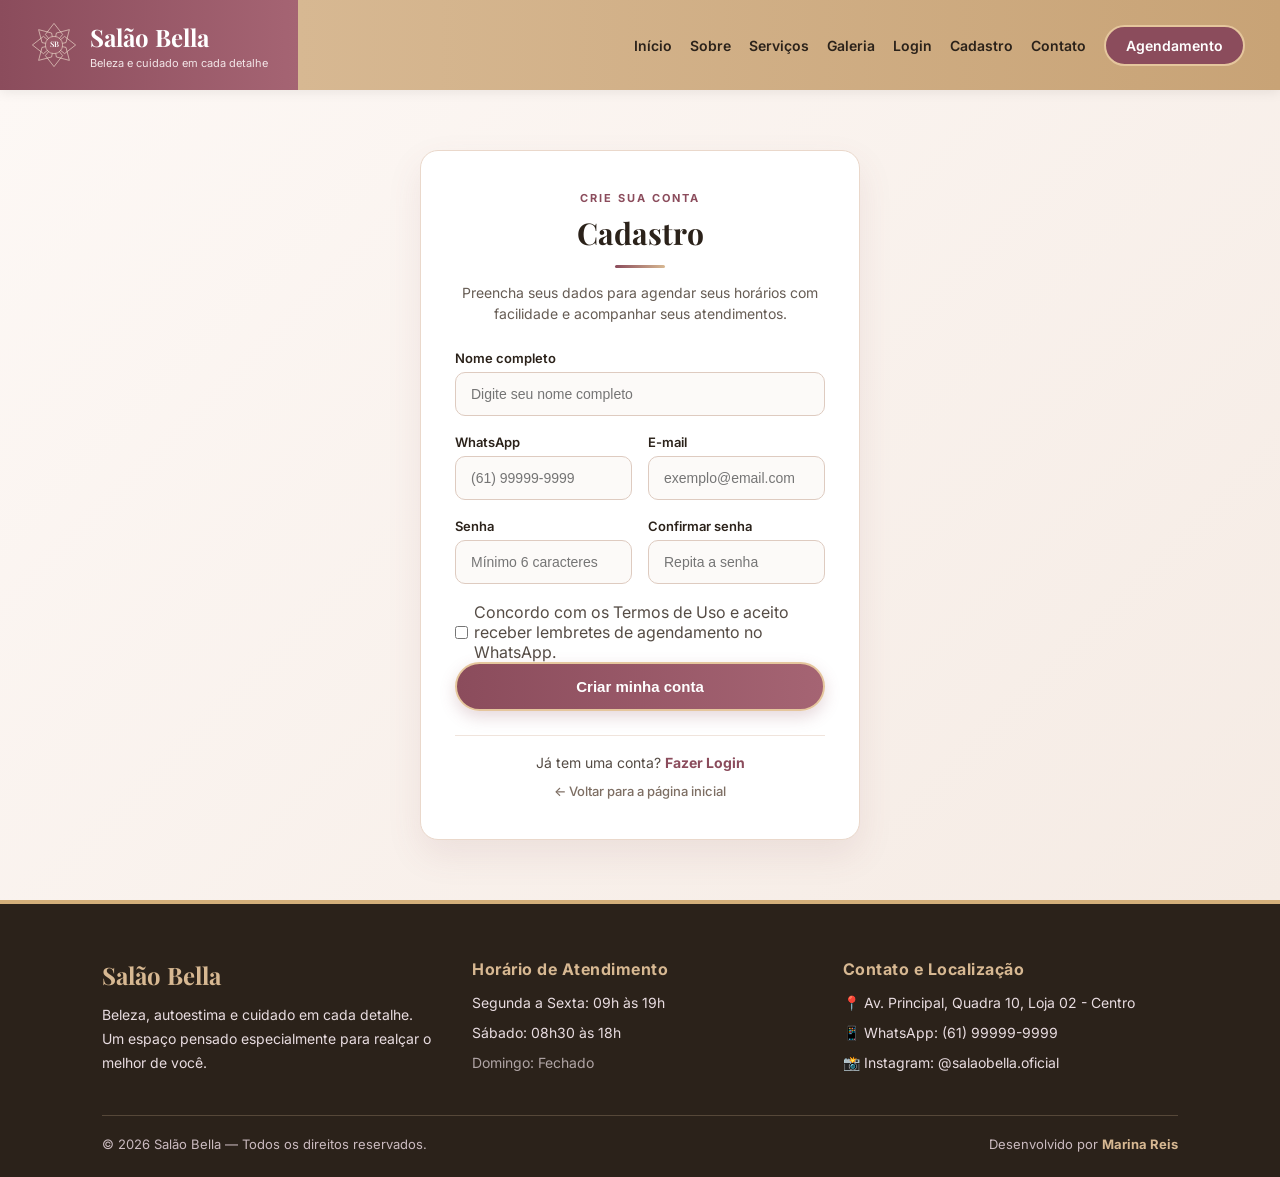
<file: new.html>
<!DOCTYPE html>
<html lang="pt-BR">
<head>
  <meta charset="UTF-8">
  <meta name="viewport" content="width=device-width, initial-scale=1.0">
  <title>Cadastro | Salão Bella</title>
  <link rel="shortcut icon" href="img_favicon/secador.png" type="image/x-icon">
  <link rel="preconnect" href="https://fonts.googleapis.com">
  <link rel="preconnect" href="https://fonts.gstatic.com" crossorigin>
  <link href="https://fonts.googleapis.com/css2?family=Inter:wght@400;500;600&family=Playfair+Display:wght@600;700&display=swap" rel="stylesheet">
  
  <link rel="stylesheet" href="style.css">
  <style>
    
  /* Fundo suave que destaca o cartão de login */
  .secao-login {
    min-height: calc(100vh - 90px);
    display: flex;
    align-items: center;
    justify-content: center;
    padding: 50px 20px;
    background: linear-gradient(135deg, #fdf8f5 0%, #f5ebe4 100%);
  }

  /* Cartão central elegante */
  .card-login {
    width: 100%;
    max-width: 440px;
    background-color: #ffffff;
    padding: 40px 34px;
    border-radius: 18px;
    border: 1px solid #ead8cb;
    box-shadow: 0 15px 35px rgba(139, 76, 92, 0.10);
    text-align: center;
  }

  .card-login .subtitulo-secao {
    font-size: 11px;
    font-weight: 700;
    letter-spacing: 2px;
    color: #8b4c5c;
    margin-bottom: 8px;
  }

  .card-login h2 {
    font-family: 'Playfair Display', Georgia, serif;
    font-size: 30px;
    color: #2b221a;
    margin-bottom: 12px;
  }

  .card-login .divisor {
    width: 50px;
    height: 3px;
    background: linear-gradient(to right, #8b4c5c, #d7b892);
    margin: 0 auto 14px;
    border-radius: 2px;
  }

  .card-login .texto-centro {
    font-size: 14px;
    color: #665c54;
    line-height: 1.5;
    margin-bottom: 26px;
  }

  /* Estrutura dos campos */
  .form-login {
    text-align: left;
  }

  .campo-grupo {
    margin-bottom: 18px;
  }

  .campo-grupo label {
    display: block;
    font-size: 13px;
    font-weight: 600;
    color: #2b221a;
    margin-bottom: 6px;
  }

  .campo-grupo input {
    width: 100%;
    padding: 13px 15px;
    font-size: 14px;
    color: #2b221a;
    background-color: #fcfaf8;
    border: 1.5px solid #decbc0;
    border-radius: 10px;
    outline: none;
    transition: all 0.25s ease;
  }

  .campo-grupo input:focus {
    background-color: #ffffff;
    border-color: #8b4c5c;
    box-shadow: 0 0 0 3px rgba(139, 76, 92, 0.12);
  }

  /* Caixa da senha com botão interno */
  .caixa-senha {
    position: relative;
    display: flex;
    align-items: center;
  }

  .caixa-senha input {
    padding-right: 75px;
  }

  .btn-ver-senha {
    position: absolute;
    right: 12px;
    background: none;
    border: none;
    color: #8b4c5c;
    font-size: 12px;
    font-weight: 700;
    cursor: pointer;
    padding: 4px 6px;
  }

  .btn-ver-senha:hover {
    text-decoration: underline;
  }

  /* Linha de Lembrar acesso e Esqueci a senha */
  .opcoes-login {
    display: flex;
    justify-content: space-between;
    align-items: center;
    flex-wrap: wrap;
    gap: 10px;
    margin-bottom: 24px;
    font-size: 13px;
  }

  .lembrar-check {
    display: flex;
    align-items: center;
    gap: 6px;
    color: #554c45;
    cursor: pointer;
  }

  .lembrar-check input {
    accent-color: #8b4c5c;
    width: 15px;
    height: 15px;
    cursor: pointer;
  }

  .link-esqueci {
    color: #8b4c5c;
    text-decoration: none;
    font-weight: 600;
  }

  .link-esqueci:hover {
    text-decoration: underline;
  }

  /* Botão de Envio */
  .botao-entrar {
    width: 100%;
    padding: 14px;
    background: linear-gradient(to right, #8b4c5c, #a56473);
    color: #ffffff;
    border: 2px solid #e5c69d;
    border-radius: 30px;
    font-size: 15px;
    font-weight: 600;
    cursor: pointer;
    box-shadow: 0 6px 16px rgba(139, 76, 92, 0.22);
    transition: transform 0.25s ease, box-shadow 0.25s ease;
  }

  .botao-entrar:hover {
    transform: translateY(-2px);
    box-shadow: 0 8px 20px rgba(139, 76, 92, 0.32);
  }

  /* Rodapé do cartão */
  .rodape-form {
    margin-top: 24px;
    padding-top: 18px;
    border-top: 1px solid #f0e4dc;
    text-align: center;
    font-size: 14px;
    color: #554c45;
  }

  .rodape-form a {
    color: #8b4c5c;
    font-weight: 700;
    text-decoration: none;
  }

  .rodape-form a:hover {
    text-decoration: underline;
  }

  .voltar-inicio {
    display: inline-block;
    margin-top: 12px;
    font-size: 13px;
    color: #7d6e63 !important;
    font-weight: 500 !important;
  }

  @media (max-width: 480px) {
    .card-login {
      padding: 30px 22px;
    }
  }
</style>
</head>
<body>

  <!-- CABEÇALHO IGUAL AO DO INÍCIO -->
  <header class="topo">
    <div class="caixa-logo">
      <svg class="icone-logo" viewBox="0 0 100 100" fill="none" xmlns="http://w3.org">
        <g stroke="#f5e6d3" stroke-width="1.3">
          <polygon points="50,5 68,28 50,50 32,28" />
          <polygon points="50,95 68,72 50,50 32,72" />
          <polygon points="5,50 28,32 50,50 28,68" />
          <polygon points="95,50 72,32 50,50 72,68" />
          <polygon points="18,18 45,25 50,50 25,45" />
          <polygon points="82,18 75,45 50,50 55,25" />
          <polygon points="18,82 25,55 50,50 45,75" />
          <polygon points="82,82 55,75 50,50 75,55" />
        </g>
        <circle cx="50" cy="50" r="18" fill="#985766" stroke="#f5e6d3" stroke-width="1.2"/>
        <text x="50" y="55" text-anchor="middle" fill="#ffffff" font-family="Playfair Display, serif" font-size="16" font-weight="600">SB</text>
      </svg>

      <div class="nome-salao">
        <h1>Salão Bella</h1>
        <p>Beleza e cuidado em cada detalhe</p>
      </div>
    </div>

    <nav class="menu">
      <a href="index.html">Início</a>
      <a href="index.html#sobre">Sobre</a>
      <a href="produto.html">Serviços</a>
      <a href="index.html#galeria">Galeria</a>
      <a href="login.html">Login</a>
      <a href="#">Cadastro</a>
      <a href="#contato">Contato</a>
      <a href="index.html#agendamento" class="botao-menu">Agendamento</a>
    </nav>
  </header>

  <!-- FORMULÁRIO DE CADASTRO -->
<main>
  <section class="secao-login">
    <div class="card-login card-cadastro">
      <p class="subtitulo-secao">CRIE SUA CONTA</p>
      <h2>Cadastro</h2>
      <div class="divisor"></div>
      <p class="texto-centro">Preencha seus dados para agendar seus horários com facilidade e acompanhar seus atendimentos.</p>

      <form class="form-login" action="login.html" method="get">
        <!-- Nome Completo -->
        <div class="campo-grupo">
          <label for="nome">Nome completo</label>
          <input type="text" id="nome" name="nome" placeholder="Digite seu nome completo" autocomplete="name" required>
        </div>

        <!-- WhatsApp e E-mail -->
        <div class="linha-dupla">
          <div class="campo-grupo">
            <label for="whatsapp">WhatsApp</label>
            <input type="tel" id="whatsapp" name="whatsapp" placeholder="(61) 99999-9999" autocomplete="tel" required>
          </div>

          <div class="campo-grupo">
            <label for="email">E-mail</label>
            <input type="email" id="email" name="email" placeholder="exemplo@email.com" autocomplete="email" required>
          </div>
        </div>

        <!-- Senha e Confirmar Senha -->
        <div class="linha-dupla">
          <div class="campo-grupo">
            <label for="senha">Senha</label>
            <input type="password" id="senha" name="senha" placeholder="Mínimo 6 caracteres" minlength="6" autocomplete="new-password" required>
          </div>

          <div class="campo-grupo">
            <label for="confirmar-senha">Confirmar senha</label>
            <input type="password" id="confirmar-senha" name="confirmar-senha" placeholder="Repita a senha" minlength="6" autocomplete="new-password" required>
          </div>
        </div>

        <!-- Consentimento de Lembretes e Termos -->
        <div class="opcoes-cadastro">
          <label class="lembrar-check">
            <input type="checkbox" name="termos" required>
            <span>Concordo com os Termos de Uso e aceito receber lembretes de agendamento no WhatsApp.</span>
          </label>
        </div>

        <!-- Botão Principal -->
        <button type="submit" class="botao-entrar">Criar minha conta</button>

        <!-- Rodapé do Card -->
        <div class="rodape-form">
          <p>Já tem uma conta? <a href="login.html">Fazer Login</a></p>
          <a href="index.html" class="voltar-inicio">← Voltar para a página inicial</a>
        </div>
      </form>
    </div>
  </section>
</main>

  <!-- RODAPÉ COMERCIAL -->
  <footer class="rodape" id="contato">
    <div class="rodape-conteudo">
      <div class="rodape-coluna">
        <h3>Salão Bella</h3>
        <p>Beleza, autoestima e cuidado em cada detalhe. Um espaço pensado especialmente para realçar o melhor de você.</p>
      </div>

      <div class="rodape-coluna">
        <h4>Horário de Atendimento</h4>
        <p>Segunda a Sexta: 09h às 19h</p>
        <p>Sábado: 08h30 às 18h</p>
        <p class="fechado">Domingo: Fechado</p>
      </div>

      <div class="rodape-coluna">
        <h4>Contato e Localização</h4>
        <p>📍 Av. Principal, Quadra 10, Loja 02 - Centro</p>
        <p>📱 WhatsApp: (61) 99999-9999</p>
        <p>📸 Instagram: @salaobella.oficial</p>
      </div>
    </div>

    <div class="rodape-base">
      <p>© 2026 Salão Bella — Todos os direitos reservados.</p>
      <p class="desenvolvedor">Desenvolvido por <strong>Marina Reis</strong></p>
    </div>
  </footer>

</body>
</html>
</file>
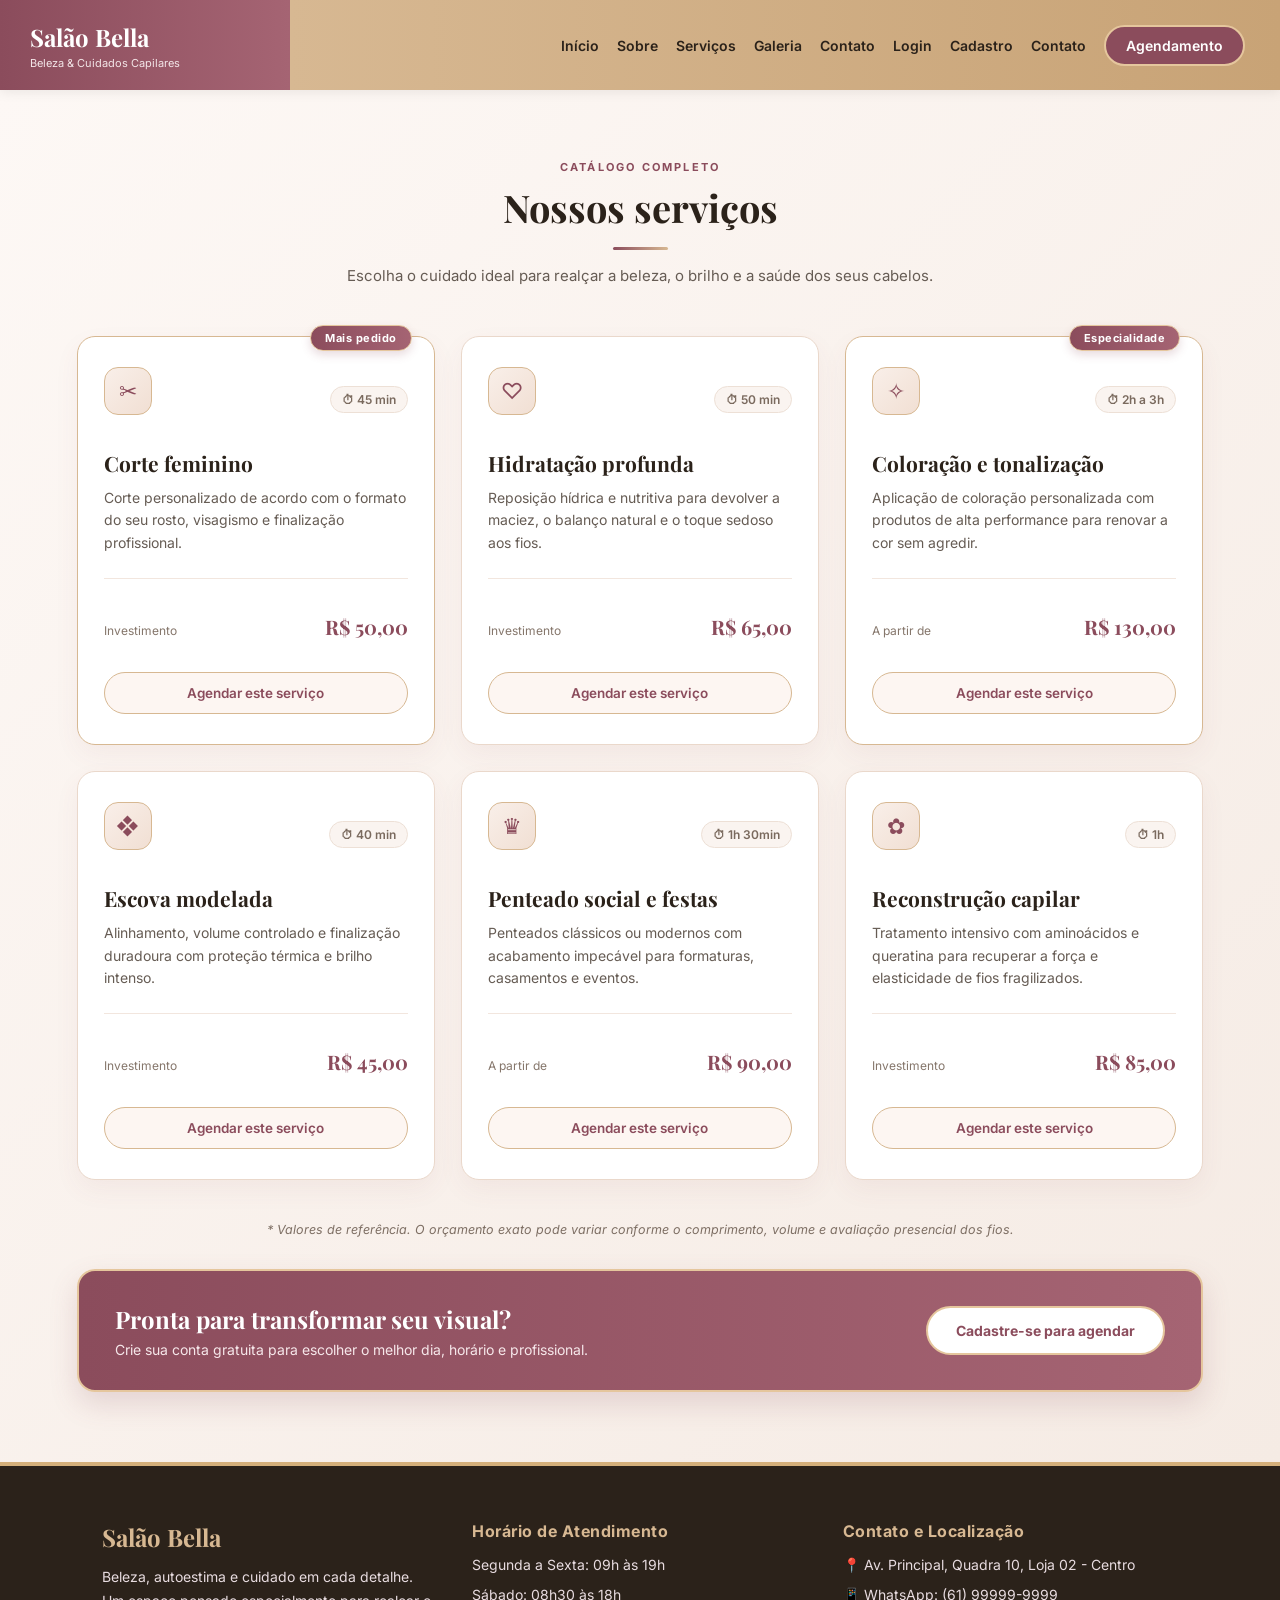
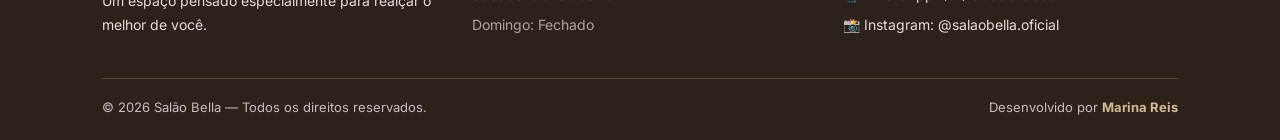
<file: produto.html>
<!DOCTYPE html>
<html lang="pt-BR">
<head>
  <meta charset="UTF-8">
  <meta name="viewport" content="width=device-width, initial-scale=1.0">
  <title>Nossos Serviços | Salão Bella</title>
  <link rel="shortcut icon" href="img_favicon/secador.png" type="image/x-icon">
  <link rel="preconnect" href="https://fonts.googleapis.com">
  <link rel="preconnect" href="https://fonts.gstatic.com" crossorigin>
  <link href="https://fonts.googleapis.com/css2?family=Inter:wght@400;500;600&family=Playfair+Display:wght@600;700&display=swap" rel="stylesheet">
  
  <link rel="stylesheet" href="style.css">

  <style>
  /* Fundo e estrutura geral da seção */
  .secao-servicos {
    padding: 70px 6%;
    background: linear-gradient(135deg, #fdf8f5 0%, #f5ebe4 100%);
  }

  .container-servicos {
    max-width: 1160px;
    margin: 0 auto;
  }

  .cabecalho-secao {
    text-align: center;
    max-width: 620px;
    margin: 0 auto 48px;
  }

  .subtitulo-secao {
    font-size: 11px;
    font-weight: 700;
    letter-spacing: 2.2px;
    color: #8b4c5c;
    margin-bottom: 8px;
  }

  .cabecalho-secao h2 {
    font-family: 'Playfair Display', Georgia, serif;
    font-size: clamp(28px, 4vw, 38px);
    color: #2b221a;
    margin-bottom: 14px;
  }

  .divisor {
    width: 55px;
    height: 3px;
    background: linear-gradient(to right, #8b4c5c, #d7b892);
    margin: 0 auto 14px;
    border-radius: 2px;
  }

  .texto-centro {
    font-size: 15px;
    color: #665c54;
    line-height: 1.6;
  }

  /* Grid de 3 colunas no computador e responsivo no celular */
  .cards-servicos {
    display: grid;
    grid-template-columns: repeat(auto-fit, minmax(310px, 1fr));
    gap: 26px;
  }

  /* Cartão de Serviço */
  .card-servico-pro {
    position: relative;
    background-color: #ffffff;
    border: 1px solid #ead8cb;
    border-radius: 18px;
    padding: 30px 26px;
    display: flex;
    flex-direction: column;
    box-shadow: 0 10px 26px rgba(139, 76, 92, 0.06);
    transition: transform 0.3s ease, box-shadow 0.3s ease, border-color 0.3s ease;
  }

  .card-servico-pro:hover {
    transform: translateY(-6px);
    border-color: #c8a376;
    box-shadow: 0 16px 34px rgba(139, 76, 92, 0.14);
  }

  /* Borda sutil extra nos cards em destaque */
  .card-destaque {
    border: 1.5px solid #d7b892;
  }

  /* Etiqueta "Mais pedido" / "Especialidade" */
  .selo-servico {
    position: absolute;
    top: -12px;
    right: 22px;
    background: linear-gradient(to right, #8b4c5c, #a56473);
    color: #ffffff;
    font-size: 11px;
    font-weight: 700;
    letter-spacing: 0.5px;
    padding: 5px 14px;
    border-radius: 20px;
    border: 1.5px solid #e5c69d;
    box-shadow: 0 4px 10px rgba(139, 76, 92, 0.2);
  }

  /* Linha superior do card: Ícone + Tempo médio */
  .topo-card {
    display: flex;
    justify-content: space-between;
    align-items: center;
    margin-bottom: 18px;
  }

  .icone-servico {
    width: 48px;
    height: 48px;
    border-radius: 14px;
    background: linear-gradient(135deg, #f9efe9, #f1dfd3);
    color: #8b4c5c;
    display: flex;
    align-items: center;
    justify-content: center;
    font-size: 22px;
  }

  .tempo-servico {
    font-size: 12px;
    font-weight: 600;
    color: #7a6a5e;
    background-color: #faf4f0;
    padding: 5px 11px;
    border-radius: 20px;
    border: 1px solid #ede0d6;
  }

  .card-servico-pro h3 {
    font-family: 'Playfair Display', Georgia, serif;
    font-size: 21px;
    color: #2b221a;
    margin-bottom: 10px;
  }

  .card-servico-pro p {
    font-size: 14px;
    color: #665c54;
    line-height: 1.6;
    margin-bottom: 24px;
    flex-grow: 1; /* Empurra o preço e o botão sempre para a base do card */
  }

  /* Rodapé interno do card (Preço + Botão) */
  .rodape-card {
    padding-top: 18px;
    border-top: 1px solid #f2e6de;
    display: flex;
    flex-direction: column;
    gap: 14px;
  }

  .bloco-preco {
    display: flex;
    justify-content: space-between;
    align-items: baseline;
  }

  .bloco-preco small {
    font-size: 12px;
    color: #85766b;
  }

  .preco-servico {
    font-size: 20px;
    font-weight: 700;
    color: #8b4c5c;
  }

  .botao-card {
    display: block;
    width: 100%;
    text-align: center;
    text-decoration: none;
    padding: 12px 18px;
    border-radius: 25px;
    font-size: 13.5px;
    font-weight: 600;
    color: #8b4c5c;
    background-color: #fdf6f2;
    border: 1.5px solid #d7b892;
    transition: all 0.25s ease;
  }

  .botao-card:hover {
    background: linear-gradient(to right, #8b4c5c, #a56473);
    color: #ffffff;
    border-color: #8b4c5c;
  }

  /* Observação e Banner de Chamada Inferior */
  .rodape-catalogo {
    margin-top: 42px;
  }

  .observacao-preco {
    text-align: center;
    font-size: 12.5px;
    color: #7d6e63;
    margin-bottom: 32px;
  }

  .cta-catalogo {
    background: linear-gradient(to right, #8b4c5c, #a56473);
    border: 2px solid #e5c69d;
    border-radius: 18px;
    padding: 32px 36px;
    display: flex;
    justify-content: space-between;
    align-items: center;
    flex-wrap: wrap;
gap: 20px;
color: #ffffff;
box-shadow: 0 12px 28px rgba(139, 76, 92, 0.18);
}
.cta-catalogo h3 {
font-family: 'Playfair Display', Georgia, serif;
font-size: 24px;
margin-bottom: 6px;
}
.cta-catalogo p {
font-size: 14px;
color: #f6e7ea;
}
.botao-principal-salao {
text-decoration: none;
background-color: #ffffff;
color: #8b4c5c;
padding: 14px 28px;
border-radius: 30px;
font-size: 14px;
font-weight: 700;
border: 2px solid #e5c69d;
white-space: nowrap;
transition: transform 0.25s ease;
}
.botao-principal-salao:hover {
transform: translateY(-2px);
}
@media (max-width: 680px) {
.cta-catalogo {
text-align: center;
justify-content: center;
padding: 26px 20px;
}
}
</style>
</head>
  <header class="topo">
  <div class="caixa-logo">
    <a href="index.html" style="display: flex; align-items: center; gap: 12px; text-decoration: none; color: white;">
      <!-- Seu ícone SVG ou imagem aqui -->
      <div class="nome-salao">
        <h1>Salão Bella</h1>
        <p>Beleza & Cuidados Capilares</p>
      </div>
    </a>
  </div>

  <nav class="menu">
  <a href="index.html">Início</a>
  <a href="index.html#sobre">Sobre</a>
  <a href="#">Serviços</a>
  <a href="index.html#galeria">Galeria</a>
  <a href="index.html#contato">Contato</a>
  <a href="login.html">Login</a>
  <a href="new.html">Cadastro</a>
  <a href="#contato">Contato</a>
  <a href="index.html#agendamento" class="botao-menu">Agendamento</a>
</nav>

</header>


  <!-- CATÁLOGO COMPLETO DE SERVIÇOS ) -->
<main>
  <section class="secao-servicos" id="serviços">
    <div class="container-servicos">
      <div class="cabecalho-secao">
        <p class="subtitulo-secao">CATÁLOGO COMPLETO</p>
        <h2>Nossos serviços</h2>
        <div class="divisor"></div>
        <p class="texto-centro">Escolha o cuidado ideal para realçar a beleza, o brilho e a saúde dos seus cabelos.</p>
      </div>

      <div class="cards-servicos">

        <!-- Serviço 1 (Com Selo de Destaque) -->
        <article class="card-servico-pro card-destaque">
          <span class="selo-servico">Mais pedido</span>
          <div class="topo-card">
            <div class="icone-servico">✂</div>
            <span class="tempo-servico">⏱ 45 min</span>
          </div>
          <h3>Corte feminino</h3>
          <p>Corte personalizado de acordo com o formato do seu rosto, visagismo e finalização profissional.</p>
          <div class="rodape-card">
            <div class="bloco-preco">
              <small>Investimento</small>
              <span class="preco-servico">R$ 50,00</span>
            </div>
            <a href="index.html#agendamento" class="botao-card">Agendar este serviço</a>
          </div>
        </article>

        <!-- Serviço 2 -->
        <article class="card-servico-pro">
          <div class="topo-card">
            <div class="icone-servico">♡</div>
            <span class="tempo-servico">⏱ 50 min</span>
          </div>
          <h3>Hidratação profunda</h3>
          <p>Reposição hídrica e nutritiva para devolver a maciez, o balanço natural e o toque sedoso aos fios.</p>
          <div class="rodape-card">
            <div class="bloco-preco">
              <small>Investimento</small>
              <span class="preco-servico">R$ 65,00</span>
            </div>
            <a href="index.html#agendamento" class="botao-card">Agendar este serviço</a>
          </div>
        </article>

        <!-- Serviço 3 (Com Selo de Destaque) -->
        <article class="card-servico-pro card-destaque">
          <span class="selo-servico">Especialidade</span>
          <div class="topo-card">
            <div class="icone-servico">✧</div>
            <span class="tempo-servico">⏱ 2h a 3h</span>
          </div>
          <h3>Coloração e tonalização</h3>
          <p>Aplicação de coloração personalizada com produtos de alta performance para renovar a cor sem agredir.</p>
          <div class="rodape-card">
            <div class="bloco-preco">
              <small>A partir de</small>
              <span class="preco-servico">R$ 130,00</span>
            </div>
            <a href="index.html#agendamento" class="botao-card">Agendar este serviço</a>
          </div>
        </article>

        <!-- Serviço 4 -->
        <article class="card-servico-pro">
          <div class="topo-card">
            <div class="icone-servico">❖</div>
            <span class="tempo-servico">⏱ 40 min</span>
          </div>
          <h3>Escova modelada</h3>
          <p>Alinhamento, volume controlado e finalização duradoura com proteção térmica e brilho intenso.</p>
          <div class="rodape-card">
            <div class="bloco-preco">
              <small>Investimento</small>
              <span class="preco-servico">R$ 45,00</span>
            </div>
            <a href="index.html#agendamento" class="botao-card">Agendar este serviço</a>
          </div>
        </article>

        <!-- Serviço 5 -->
        <article class="card-servico-pro">
          <div class="topo-card">
            <div class="icone-servico">♛</div>
            <span class="tempo-servico">⏱ 1h 30min</span>
          </div>
          <h3>Penteado social e festas</h3>
          <p>Penteados clássicos ou modernos com acabamento impecável para formaturas, casamentos e eventos.</p>
          <div class="rodape-card">
            <div class="bloco-preco">
              <small>A partir de</small>
              <span class="preco-servico">R$ 90,00</span>
            </div>
            <a href="index.html#agendamento" class="botao-card">Agendar este serviço</a>
          </div>
        </article>

        <!-- Serviço 6 -->
        <article class="card-servico-pro">
          <div class="topo-card">
            <div class="icone-servico">✿</div>
            <span class="tempo-servico">⏱ 1h</span>
          </div>
          <h3>Reconstrução capilar</h3>
          <p>Tratamento intensivo com aminoácidos e queratina para recuperar a força e elasticidade de fios fragilizados.</p>
          <div class="rodape-card">
            <div class="bloco-preco">
              <small>Investimento</small>
              <span class="preco-servico">R$ 85,00</span>
            </div>
            <a href="index.html#agendamento" class="botao-card">Agendar este serviço</a>
          </div>
        </article>

      </div>

      <!-- Faixa de Aviso e Chamada Final -->
      <div class="rodape-catalogo">
        <p class="observacao-preco">
          * Valores de referência. O orçamento exato pode variar conforme o comprimento, volume e avaliação presencial dos fios.
        </p>

        <div class="cta-catalogo">
          <div>
            <h3>Pronta para transformar seu visual?</h3>
            <p>Crie sua conta gratuita para escolher o melhor dia, horário e profissional.</p>
          </div>
          <a href="new.html" class="botao-principal-salao">Cadastre-se para agendar</a>
        </div>
      </div>
    </div>
  </section>
</main>


<body>

  
  <!-- RODAPÉ COMERCIAL -->
  <footer class="rodape" id="contato">
    <div class="rodape-conteudo">
      <div class="rodape-coluna">
        <h3>Salão Bella</h3>
        <p>Beleza, autoestima e cuidado em cada detalhe. Um espaço pensado especialmente para realçar o melhor de você.</p>
      </div>

      <div class="rodape-coluna">
        <h4>Horário de Atendimento</h4>
        <p>Segunda a Sexta: 09h às 19h</p>
        <p>Sábado: 08h30 às 18h</p>
        <p class="fechado">Domingo: Fechado</p>
      </div>

      <div class="rodape-coluna">
        <h4>Contato e Localização</h4>
        <p>📍 Av. Principal, Quadra 10, Loja 02 - Centro</p>
        <p>📱 WhatsApp: (61) 99999-9999</p>
        <p>📸 Instagram: @salaobella.oficial</p>
      </div>
    </div>

    <div class="rodape-base">
      <p>© 2026 Salão Bella — Todos os direitos reservados.</p>
      <p class="desenvolvedor">Desenvolvido por <strong>Marina Reis</strong></p>
    </div>
  </footer>

</body>
</html>
</file>
<file: style.css>
* {
  margin: 0;
  padding: 0;
  box-sizing: border-box;
}

html {
  scroll-behavior: smooth;
  /* Desconta a altura do cabeçalho no celular para os botões do menu pararem no título certo */
  scroll-padding-top: 165px;
  overflow-x: clip;
  width: 100%;
}

@media (min-width: 769px) {
  html {
    /* Desconta a altura do cabeçalho no computador */
    scroll-padding-top: 90px;
  }
}

body {
  display: block;
  width: 100%;
  font-family: 'Inter', Arial, Helvetica, sans-serif;
  background-color: #ffffff;
  color: #111111;
  overflow-x: clip;
}

main {
  display: block;
  width: 100%;
}

/* ==========================================================================
   TOPO DO SITE (CABEÇALHO E BARRA DE NAVEGAÇÃO FIXA)
   ========================================================================== */
.topo {
  display: flex;
  width: 100%;
  height: 90px;
  position: sticky;
  top: 0;
  left: 0;
  z-index: 1000;
  box-shadow: 0 2px 12px rgba(0, 0, 0, 0.08);
}

.caixa-logo {
  background: linear-gradient(to right, #8b4c5c, #a56473);
  width: auto;
  min-width: 290px;
  padding: 0 30px;
  display: flex;
  align-items: center;
  gap: 12px;
  color: white;
  flex-shrink: 0;
}

.icone-logo {
  width: 48px;
  height: 48px;
  flex-shrink: 0;
}

.nome-salao h1 {
  font-family: 'Playfair Display', Georgia, serif;
  font-size: 24px;
  white-space: nowrap;
}

.nome-salao p {
  font-size: 11px;
  color: #f3e6e8;
  margin-top: 3px;
  white-space: nowrap;
}

.menu {
  background: linear-gradient(to right, #d7b892, #c8a376);
  flex: 1;
  display: flex;
  align-items: center;
  justify-content: flex-end;
  padding: 0 35px;
  gap: 18px;
}

.menu a {
  text-decoration: none;
  color: #2b221a;
  font-size: 14px;
  font-weight: 600;
  white-space: nowrap;
  transition: opacity 0.3s ease;
}

.menu a:hover {
  opacity: 0.7;
}

.botao-menu {
  background-color: #8b4c5c;
  color: white !important;
  padding: 10px 20px;
  border-radius: 25px;
  border: 2px solid #e5c69d;
}

/* ==========================================================================
   CENTRALIZAÇÃO DO TOPO E MENU NO CELULAR
   ========================================================================== */
@media (max-width: 768px) {
  .topo {
    flex-direction: column;
    height: auto;
  }

  .caixa-logo {
    width: 100%;
    min-width: unset;
    justify-content: center;
    padding: 14px 16px;
  }

  .menu {
    width: 100%;
    justify-content: center;
    flex-wrap: wrap;
    padding: 12px 14px;
    gap: 10px 14px;
  }

  .menu a {
    font-size: 13px;
  }

  .botao-menu {
    padding: 7px 16px;
    font-size: 13px;
  }
}

/* ==========================================================================
   CARROSSEL PRINCIPAL
   ========================================================================== */
.carrossel {
  position: relative;
  width: 100%;
  height: calc(100vh - 90px);
  min-height: 520px;
  overflow: hidden;
}

.faixa-slides {
  display: flex;
  width: 400%;
  height: 100%;
  animation: passarSlides 20s infinite ease-in-out;
}

.carrossel:hover .faixa-slides,
.carrossel:hover .bolinha {
  animation-play-state: paused;
}

.slide {
  position: relative;
  width: 25%;
  height: 100%;
  background-size: cover;
  background-position: right center;
  background-repeat: no-repeat;
  display: flex;
  align-items: center;
  filter: contrast(1.06) saturate(1.1);
}

.foto1 {
  background-image: url('img_carrossel/cabelo01.avif');
  background-position: right 45% !important;
}
.foto2 {
  background-image: url('img_carrossel/cabelo02.avif');
}
.foto3 {
  background-image: url('img_carrossel/cabelo03.avif');
}
.foto4 {
  background-image: url('img_carrossel/cabelo04.avif');
}

.fundo-branco {
  position: absolute;
  inset: 0;
  background: linear-gradient(
    to right,
    rgba(255, 255, 255, 0.95) 0%,
    rgba(255, 255, 255, 0.78) 28%,
    rgba(255, 255, 255, 0.15) 48%,
    transparent 60%
  );
}

.textos-banner {
  position: relative;
  z-index: 2;
  margin-left: 7%;
  width: 90%;
  max-width: 520px;
}

.subtitulo {
  font-size: clamp(10px, 1.2vw, 12px);
  font-weight: bold;
  letter-spacing: 2px;
  color: #333333;
  margin-bottom: 12px;
}

.textos-banner h2 {
  font-family: 'Playfair Display', Georgia, serif;
  font-size: clamp(28px, 4.2vw, 52px);
  color: #111111;
  line-height: 1.12;
  margin-bottom: 16px;
}

.descricao {
  font-size: clamp(13px, 1.4vw, 16px);
  color: #2b2b2b;
  margin-bottom: 28px;
  line-height: 1.5;
}

.botoes-banner {
  display: flex;
  gap: 14px;
  flex-wrap: wrap;
}

.botao-rose,
.botao-branco {
  text-decoration: none;
  padding: 13px 26px;
  border-radius: 30px;
  font-size: 13px;
  font-weight: 600;
  text-align: center;
  transition: transform 0.3s ease;
}

.botao-rose {
  background-color: #8b4c5c;
  color: #ffffff;
  border: 2px solid #d4af7a;
}

.botao-branco {
  background-color: #ffffff;
  color: #5c3a2e;
  border: 2px solid #c8a376;
}

.botao-rose:hover,
.botao-branco:hover {
  transform: translateY(-2px);
}

@keyframes passarSlides {
  0%, 20%   { margin-left: 0%; }
  25%, 45%  { margin-left: -100%; }
  50%, 70%  { margin-left: -200%; }
  75%, 95%  { margin-left: -300%; }
  100%      { margin-left: 0%; }
}

.bolinhas {
  position: absolute;
  bottom: 18px;
  left: 50%;
  transform: translateX(-50%);
  display: flex;
  gap: 10px;
  z-index: 5;
}

.bolinha {
  width: 10px;
  height: 10px;
  border-radius: 50%;
  background-color: #d7b892;
}

.b1 { animation: mudaCorBolinha 20s infinite 0s; }
.b2 { animation: mudaCorBolinha 20s infinite 5s; }
.b3 { animation: mudaCorBolinha 20s infinite 10s; }
.b4 { animation: mudaCorBolinha 20s infinite 15s; }

@keyframes mudaCorBolinha {
  0%, 22%   { background-color: #8b4c5c; transform: scale(1.2); }
  25%, 100% { background-color: #d7b892; transform: scale(1); }
}

/* ==========================================================================
   AJUSTE DO CARROSSEL PARA TELAS DE CELULAR
   ========================================================================== */
@media (max-width: 768px) {
  .carrossel {
    /* Desconta a altura maior do cabeçalho no celular e garante tela cheia */
    height: calc(100svh - 155px);
    min-height: 460px;
  }

  .slide {
    justify-content: center;
    text-align: center;
    /* Centraliza a modelo/cabelo da foto no celular */
    background-position: 70% center !important;
  }

  /* Degradê uniforme para garantir leitura perfeita do texto centralizado */
  .fundo-branco {
    background: rgba(255, 255, 255, 0.78);
  }

  .textos-banner {
    margin: 0 auto;
    padding: 0 16px;
  }

  .botoes-banner {
    justify-content: center;
  }
}


/* ==========================================================================
   SEÇÕES, CARDS, GALERIA, DEPOIMENTOS, AGENDAMENTO E RODAPÉ
   ========================================================================== */
.secao {
  padding: 70px 8%;
  text-align: center;
}

.fundo-claro {
  background-color: #faf7f5;
}

.subtitulo-secao {
  font-size: 12px;
  font-weight: 600;
  letter-spacing: 2px;
  color: #8b4c5c;
  margin-bottom: 8px;
}

.secao h2 {
  font-family: 'Playfair Display', Georgia, serif;
  font-size: clamp(26px, 3.2vw, 38px);
  color: #111111;
}

.divisor {
  width: 60px;
  height: 3px;
  background: linear-gradient(to right, #8b4c5c, #d4af7a);
  margin: 14px auto 24px;
  border-radius: 2px;
}

.texto-centro {
  max-width: 680px;
  margin: 0 auto;
  color: #444444;
  line-height: 1.7;
  font-size: 15px;
}

.cards {
  display: flex;
  flex-wrap: wrap;
  justify-content: center;
  gap: 26px;
  margin-top: 35px;
}

.card {
  background-color: #ffffff;
  width: 290px;
  border-radius: 14px;
  padding: 20px;
  box-shadow: 0 4px 18px rgba(0, 0, 0, 0.06);
  transition: transform 0.3s ease;
}

.card:hover {
  transform: translateY(-5px);
}

.foto-servico {
  width: 100%;
  height: 200px;
  object-fit: cover;
  border-radius: 10px;
  margin-bottom: 16px;
}

.card h3 {
  font-family: 'Playfair Display', Georgia, serif;
  font-size: 20px;
  color: #2b221a;
  margin-bottom: 8px;
}

.card p {
  font-size: 14px;
  color: #555555;
  line-height: 1.5;
}

.centro {
  margin-top: 35px;
}

.botao {
  display: inline-block;
  background-color: #8b4c5c;
  color: #ffffff;
  text-decoration: none;
  padding: 13px 28px;
  border-radius: 30px;
  font-size: 14px;
  font-weight: 600;
  border: 2px solid #d4af7a;
}

/* Galeria */
.galeria {
  display: grid;
  grid-template-columns: repeat(auto-fit, minmax(230px, 1fr));
  gap: 20px;
  margin-top: 35px;
}

.item-galeria {
  position: relative;
  border-radius: 12px;
  overflow: hidden;
  height: 280px;
  box-shadow: 0 4px 14px rgba(0, 0, 0, 0.08);
}

.item-galeria img {
  width: 100%;
  height: 100%;
  object-fit: cover;
  transition: transform 0.4s ease;
}

.item-galeria:hover img {
  transform: scale(1.06);
}

.legenda-galeria {
  position: absolute;
  bottom: 0;
  left: 0;
  right: 0;
  background: linear-gradient(transparent, rgba(0, 0, 0, 0.75));
  color: #ffffff;
  padding: 18px 12px 12px;
  font-size: 14px;
  font-weight: 600;
}

/* Depoimentos */
.depoimento {
  text-align: left;
  padding: 26px;
}

.aspas {
  font-family: 'Playfair Display', Georgia, serif;
  font-size: 46px;
  color: #d4af7a;
  line-height: 1;
}

.estrelas {
  color: #d4af7a;
  font-size: 15px;
  margin-bottom: 10px;
}

.texto-depoimento {
  font-style: italic;
  margin-bottom: 16px;
}

.cliente-nome {
  font-size: 15px;
  color: #8b4c5c;
}

.cliente-servico {
  font-size: 12px;
  color: #777777;
}

/* Formulário de Agendamento */
.form-agendamento {
  max-width: 520px;
  margin: 30px auto 0;
  background-color: #ffffff;
  padding: 32px;
  border-radius: 14px;
  box-shadow: 0 4px 20px rgba(0, 0, 0, 0.07);
  display: flex;
  flex-direction: column;
  gap: 14px;
  text-align: left;
}

.form-agendamento input,
.form-agendamento select {
  width: 100%;
  padding: 12px 14px;
  border: 1px solid #d7b892;
  border-radius: 8px;
  font-size: 14px;
  font-family: inherit;
}

.form-agendamento button {
  background-color: #8b4c5c;
  color: #ffffff;
  border: 2px solid #d4af7a;
  padding: 14px;
  border-radius: 30px;
  font-size: 15px;
  font-weight: 600;
  cursor: pointer;
  margin-top: 6px;
}

/* Rodapé */
footer {
  background-color: #2b221a;
  color: #f3e6e8;
  padding: 50px 8% 25px;
  text-align: center;
  font-size: 14px;
}

/* ==========================================================================
   RESPONSIVIDADE (TABLETS E CELULARES)
   ========================================================================== */

/* Tablets e Notebooks menores (até 1024px) */
@media (max-width: 1024px) {
  .carrossel {
    height: calc(100dvh - 90px);
    min-height: 480px;
  }

  .slide {
    background-position: 70% center;
  }

  .fundo-branco {
    background: linear-gradient(
      to right,
      rgba(255, 255, 255, 0.94) 0%,
      rgba(255, 255, 255, 0.75) 45%,
      rgba(255, 255, 255, 0.25) 75%,
      transparent 100%
    );
  }
}

/* Celulares (até 768px) */
@media (max-width: 768px) {
  .topo {
    flex-direction: column;
    height: auto;
    position: sticky;
    top: 0;
  }

  .caixa-logo {
    width: 100%;
    min-width: auto;
    justify-content: center;
    padding: 12px 15px;
  }

  .menu {
  width: 100%;
  justify-content: center;
  flex-wrap: wrap;
  padding: 10px 12px;
  gap: 10px 14px;
  }
  .menu a {
  font-size: 13px;
  }
  .botao-menu {
  padding: 7px 16px;
  }
  .carrossel {
  height: calc(100dvh - 155px);
  min-height: 480px;
  }
  .faixa-slides,
  .slide {
  height: 100%;
  min-height: 100%;
  }
  .slide {
  background-size: cover;
  background-position: center top;
  align-items: flex-end;
  }
  .fundo-branco {
  background: linear-gradient(
  to top,
  rgba(255, 255, 255, 0.96) 0%,
  rgba(255, 255, 255, 0.85) 48%,
  rgba(255, 255, 255, 0.15) 78%,
  transparent 100%
  );
  }
  .textos-banner {
  margin: 0 auto;
  padding: 35px 22px 55px 22px;
  text-align: center;
  max-width: 100%;
  }
  .botoes-banner {
  justify-content: center;
  }
  }
/* Celulares pequenos (até 480px) */
@media (max-width: 480px) {
.botoes-banner {
flex-direction: column;
width: 100%;
}
.botao-rose,
.botao-branco {
width: 100%;
padding: 12px 20px;
}
}
/* ==========================================================================
   SEÇÕES DA PÁGINA (SOBRE, SERVIÇOS, GALERIA, DEPOIMENTOS, AGENDAMENTO)
   ========================================================================== */
.secao {
  padding: 75px 8%;
  text-align: center;
}

.fundo-claro {
  background-color: #faf7f4;
}

.subtitulo-secao {
  font-size: 11px;
  font-weight: bold;
  letter-spacing: 2.5px;
  text-transform: uppercase;
  color: #8b4c5c;
  margin-bottom: 10px;
}

.secao h2 {
  font-family: 'Playfair Display', Georgia, serif;
  font-size: 36px;
  color: #111111;
  margin-bottom: 16px;
}

.divisor {
  width: 60px;
  height: 3px;
  background: linear-gradient(90deg, #8b4c5c, #c8a376);
  margin: 0 auto 28px auto;
  border-radius: 2px;
}

.texto-centro {
  max-width: 680px;
  margin: 0 auto 40px auto;
  font-size: 15px;
  line-height: 1.7;
  color: #555555;
}

/* ================= CARDS DE SERVIÇOS (3 COLUNAS ALINHADAS) ================= */
.cards {
  display: grid;
  grid-template-columns: repeat(3, 1fr); /* Garante os 3 cards lado a lado no computador */
  gap: 28px;
  margin-top: 20px;
}

.foto-servico {
  width: 100%;
  height: 250px;
  object-fit: cover;
  /* Foca no topo/rosto (20% a partir do topo) para não cortar a cabeça */
  object-position: center 20%;
  margin-bottom: 18px;
  background-color: #faf7f4;
  display: block;
}

/* Caixa que segura o zoom da foto sem vazar para fora do card */
.moldura-foto {
  width: 100%;
  height: 240px;
  overflow: hidden;
  margin-bottom: 18px;
}

.moldura-foto .foto-servico {
  margin-bottom: 0;
}

/* Zoom na foto de corte para esconder as bordas brancas laterais */
.foto-corte {
  transform: scale(1.25);
  object-position: center 25%;
}

.card:hover .foto-corte {
  transform: scale(1.32);
}


/* ================= GALERIA (4 COLUNAS ALINHADAS) ================= */
.galeria {
  display: grid;
  grid-template-columns: repeat(4, 1fr); /* Garante as 4 fotos na mesma linha no computador */
  gap: 20px;
}

.item-galeria {
  position: relative;
  border-radius: 14px;
  overflow: hidden;
  height: 320px; /* Altura mais vertical para acompanhar o formato das fotos */
  box-shadow: 0 6px 18px rgba(0, 0, 0, 0.08);
  background-color: #eee5dc;
}

.item-galeria img {
  width: 100%;
  height: 100%;
  object-fit: cover;
  /* Prioriza o topo da foto para mostrar o rosto e o caimento completo dos fios */
  object-position: center 15%;
  transition: transform 0.4s ease;
}
  /* ================= GALERIA SEM CORTAR O TOPO DAS FOTOS ================= */
.galeria {
  display: grid;
  grid-template-columns: repeat(auto-fit, minmax(240px, 1fr));
  gap: 22px;
}

.item-galeria {
  position: relative;
  border-radius: 16px;
  overflow: hidden;
  /* Aumenta a altura para acompanhar o formato vertical das fotos */
  height: 380px;
  box-shadow: 0 6px 18px rgba(0, 0, 0, 0.08);
  background-color: #eee5dc;
}

.item-galeria img {
  width: 100%;
  height: 100%;
  object-fit: cover;
  /* Prioriza o topo da imagem (10%) para não cortar a raiz do cabelo nem a testa */
  object-position: center 10%;
  transition: transform 0.4s ease;
}

.item-galeria:hover img {
  transform: scale(1.05);
}

/* Ajuste no celular para manter a proporção bonita */
@media (max-width: 600px) {
  .item-galeria {
    height: 400px;
  }
}


/* ================= RESPONSIVIDADE DAS GRADES ================= */
@media (max-width: 960px) {
  .cards {
    grid-template-columns: repeat(2, 1fr);
  }
  .galeria {
    grid-template-columns: repeat(2, 1fr); /* 2 em cima e 2 embaixo no tablet */
  }
}

@media (max-width: 600px) {
  .cards,
  .galeria {
    grid-template-columns: 1fr; /* 1 abaixo do outro no celular */
  }
}

/* ==========================================================================
   CARDS DE SERVIÇOS (PÁGINA INICIAL E PÁGINA PRODUTO.HTML) COM EFEITOS
   ========================================================================== */
.cards {
  display: grid;
  grid-template-columns: repeat(3, 1fr);
  gap: 28px;
  margin-top: 25px;
}

.card {
  background-color: #ffffff;
  border-radius: 18px;
  overflow: hidden;
  box-shadow: 0 8px 24px rgba(0, 0, 0, 0.06);
  border: 1px solid #ead9c8;
  text-align: center;
  padding-bottom: 26px;
  position: relative;
  transition: transform 0.35s ease, box-shadow 0.35s ease, border-color 0.35s ease;
}

/* Efeito ao passar o mouse no card (sobe suavemente e ganha brilho dourado) */
.card:hover {
  transform: translateY(-8px);
  box-shadow: 0 16px 35px rgba(139, 76, 92, 0.16);
  border-color: #c8a376;
}

/* Zoom suave na foto do serviço ao passar o mouse */
.foto-servico {
  width: 100%;
  height: 240px;
  object-fit: cover;
  object-position: center 20%;
  margin-bottom: 18px;
  background-color: #faf7f4;
  display: block;
  transition: transform 0.10s ease;
}

.card:hover .foto-servico {
  transform: scale(1.05);
}

.card h3 {
  font-family: 'Playfair Display', Georgia, serif;
  font-size: 22px;
  margin-bottom: 8px;
  color: #111111;
  padding: 0 15px;
}

.card p {
  font-size: 14px;
  color: #555555;
  padding: 0 22px;
  line-height: 1.5;
}

/* Cards exclusivos da página produto.html */
.card-servico-completo {
  padding: 32px 20px;
  display: flex;
  flex-direction: column;
  align-items: center;
  justify-content: space-between;
}

.icone-servico {
  width: 54px;
  height: 54px;
  border-radius: 50%;
  background: linear-gradient(135deg, #faf4ee, #f0e0d0);
  border: 1.5px solid #d7b892;
  color: #8b4c5c;
  font-size: 22px;
  display: flex;
  align-items: center;
  justify-content: center;
  margin-bottom: 16px;
  transition: transform 0.35s ease, background 0.35s ease, color 0.35s ease;
}

.card-servico-completo:hover .icone-servico {
  transform: rotate(10deg) scale(1.1);
  background: linear-gradient(135deg, #8b4c5c, #6f3542);
  color: #ffffff;
}

.preco-servico {
  display: block;
  font-family: 'Playfair Display', Georgia, serif;
  font-size: 20px;
  font-weight: 700;
  color: #8b4c5c;
  margin: 16px 0 18px 0;
}

.botao-card {
  text-decoration: none;
  font-size: 13px;
  font-weight: 600;
  color: #6f3542;
  padding: 9px 22px;
  border-radius: 25px;
  border: 1.5px solid #c8a376;
  background-color: #ffffff;
  transition: all 0.3s ease;
}

.botao-card:hover {
  background-color: #8b4c5c;
  color: #ffffff;
  border-color: #8b4c5c;
}

.observacao-preco {
  margin-top: 32px;
  font-size: 13px;
  font-style: italic;
  color: #666666;
}

/* Botão principal ("Ver todos os serviços" e "Cadastre-se") */
.centro {
  margin-top: 40px;
  text-align: center;
}

.botao {
  display: inline-block;
  background: linear-gradient(135deg, #8b4c5c, #6f3542);
  color: #ffffff !important;
  text-decoration: none;
  padding: 14px 34px;
  border-radius: 30px;
  font-size: 14px;
  font-weight: 600;
  border: 2px solid #e5c69d;
  box-shadow: 0 6px 18px rgba(139, 76, 92, 0.25);
  cursor: pointer;
  transition: transform 0.3s ease, box-shadow 0.3s ease;
}

.botao:hover {
  transform: translateY(-3px);
  box-shadow: 0 10px 24px rgba(139, 76, 92, 0.38);
}

/* Responsividade dos cards */
@media (max-width: 960px) {
  .cards {
    grid-template-columns: repeat(2, 1fr);
  }
}

@media (max-width: 600px) {
  .cards {
    grid-template-columns: 1fr;
  }
}



.item-galeria:hover img {
  transform: scale(1.06);
}

.legenda-galeria {
  position: absolute;
  bottom: 0;
  left: 0;
  right: 0;
  background: linear-gradient(to top, rgba(111, 53, 66, 0.9), transparent);
  color: #ffffff;
  padding: 24px 15px 14px;
  font-size: 14px;
  font-weight: 600;
}

/* DEPOIMENTOS */
.card.depoimento {
  padding: 30px 24px;
}

.aspas {
  font-family: 'Playfair Display', Georgia, serif;
  font-size: 48px;
  line-height: 1;
  color: #c8a376;
}

.estrelas {
  color: #d4a056;
  font-size: 16px;
  margin-bottom: 14px;
  letter-spacing: 2px;
}

.texto-depoimento {
  font-style: italic;
  margin-bottom: 20px;
}

.cliente-nome {
  font-family: 'Playfair Display', Georgia, serif;
  font-size: 18px;
  color: #6f3542;
}

.cliente-servico {
  font-size: 12px;
  color: #555555;
}

/* FORMULÁRIO DE AGENDAMENTO */
form.agendamento {
  max-width: 540px;
  margin: 0 auto;
  background-color: #faf7f4;
  padding: 36px;
  border-radius: 18px;
  border: 1px solid #e7d8c9;
  text-align: left;
  box-shadow: 0 10px 30px rgba(0, 0, 0, 0.05);
}

form.agendamento label {
  display: block;
  font-size: 13px;
  font-weight: 600;
  color: #3a2a22;
  margin-bottom: 6px;
}

form.agendamento input,
form.agendamento select {
  width: 100%;
  padding: 12px 14px;
  margin-bottom: 18px;
  border: 1px solid #d5c2ae;
  border-radius: 10px;
  font-size: 14px;
  background-color: #ffffff;
}

form.agendamento input:focus,
form.agendamento select:focus {
  outline: none;
  border-color: #8b4c5c;
}

.linha-dupla {
  display: grid;
  grid-template-columns: 1fr 1fr;
  gap: 16px;
}

form.agendamento button.botao {
  width: 100%;
  margin-top: 8px;
}

/* ==========================================================================
   RODAPÉ COMERCIAL
   ========================================================================== */
.rodape {
  background-color: #2b221a;
  color: #f3e6e8;
  padding: 55px 8% 25px;
  border-top: 4px solid #d4af7a;
}

.rodape-conteudo {
  max-width: 1150px;
  margin: 0 auto 35px;
  display: flex;
  flex-wrap: wrap;
  justify-content: space-between;
  gap: 35px;
  text-align: left;
}

.rodape-coluna {
  flex: 1;
  min-width: 240px;
}

.rodape-coluna h3 {
  font-family: 'Playfair Display', Georgia, serif;
  font-size: 24px;
  color: #d7b892;
  margin-bottom: 12px;
}

.rodape-coluna h4 {
  font-size: 16px;
  color: #d7b892;
  margin-bottom: 12px;
  letter-spacing: 0.5px;
}

.rodape-coluna p {
  font-size: 14px;
  line-height: 1.7;
  color: #e8dce0;
  margin-bottom: 6px;
}

.rodape-coluna p.fechado {
  opacity: 0.7;
}

.rodape-base {
  max-width: 1150px;
  margin: 0 auto;
  padding-top: 20px;
  border-top: 1px solid rgba(215, 184, 146, 0.25);
  display: flex;
  flex-wrap: wrap;
  justify-content: space-between;
  align-items: center;
  gap: 10px;
  font-size: 13px;
  color: #cbbbc0;
}

.rodape-base .desenvolvedor strong {
  color: #d7b892;
}

/* Centraliza o rodapé no celular */
@media (max-width: 768px) {
  .rodape-conteudo {
    flex-direction: column;
    text-align: center;
    gap: 28px;
  }

  .rodape-base {
    flex-direction: column;
    text-align: center;
  }
}

/* ==========================================================================
RESPONSIVIDADE PARA TODOS OS APARELHOS (NOTEBOOK, TABLET E CELULAR)
========================================================================== */
/* Notebooks menores e Tablets em modo paisagem */
@media (max-width: 1100px) {
.topo {
flex-direction: column;
height: auto;
}
.caixa-logo {
width: 100%;
min-width: auto;
justify-content: center;
padding: 15px 20px;
}
.menu {
width: 100%;
justify-content: center;
flex-wrap: wrap;
padding: 12px 20px;
gap: 14px;
}
.carrossel {
height: calc(100vh - 135px);
min-height: 500px;
}
}
/* Tablets em modo retrato e Celulares grandes */
@media (max-width: 768px) {
.carrossel {
height: auto;
min-height: 530px;
}
.slide {
background-position: center center;
}
.fundo-branco {
background: linear-gradient(
to bottom,
rgba(255, 255, 255, 0.9) 0%,
rgba(255, 255, 255, 0.8) 65%,
rgba(255, 255, 255, 0.45) 100%
);
}
.textos-banner {
margin: 0 auto;
padding: 60px 24px 80px 24px;
text-align: center;
max-width: 100%;
}
.textos-banner h2 {
font-size: 38px;
}
.descricao {
font-size: 14px;
color: #222222;
}
.botoes-banner {
justify-content: center;
}
.secao {
padding: 55px 6%;
}
.secao h2 {
font-size: 30px;
}
.footer-conteudo {
text-align: center;
}
.redes-sociais {
justify-content: center;
}
}
/* Celulares pequenos */
@media (max-width: 480px) {
.nome-salao h1 {
font-size: 21px;
}
.nome-salao p {
font-size: 10px;
white-space: normal;
}
.menu {
gap: 10px;
padding: 10px 12px;
}
.menu a {
font-size: 13px;
}
.botao-menu {
padding: 8px 16px;
font-size: 13px;
}
.textos-banner h2 {
font-size: 30px;
}
.botoes-banner {
flex-direction: column;
width: 100%;
}
.botao-rose,
.botao-branco {
width: 100%;
text-align: center;
}
.linha-dupla {
grid-template-columns: 1fr;
gap: 0;
}
form.agendamento {
padding: 24px 18px;
}
}
/* ==========================================================================
   CORREÇÃO DEFINITIVA DO CARROSSEL E MENU NO CELULAR
   ========================================================================== */
@media (max-width: 768px) {
  .topo {
    flex-direction: column !important;
    height: auto !important;
  }

  .caixa-logo {
    width: 100% !important;
    min-width: unset !important;
    justify-content: center !important;
  }

  .menu {
    width: 100% !important;
    justify-content: center !important;
    flex-wrap: wrap !important;
    padding: 12px 10px !important;
    gap: 10px 14px !important;
  }

  .carrossel {
    height: calc(100dvh - 135px) !important;
    min-height: 450px !important;
    max-height: none !important;
  }

  .faixa-slides {
    height: 100% !important;
  }

  .slide,
  .foto1,
  .foto2,
  .foto3,
  .foto4 {
    height: 100% !important;
    min-height: 100% !important;
    background-size: cover !important;
    background-position: center center !important;
    background-repeat: no-repeat !important;
    justify-content: center !important;
    align-items: center !important;
    text-align: center !important;
  }

  .fundo-branco {
    height: 100% !important;
    background: rgba(255, 255, 255, 0.72) !important;
  }

  .textos-banner {
    margin: 0 auto !important;
    padding: 0 20px !important;
  }

  .botoes-banner {
    justify-content: center !important;
  }
}
</file>
